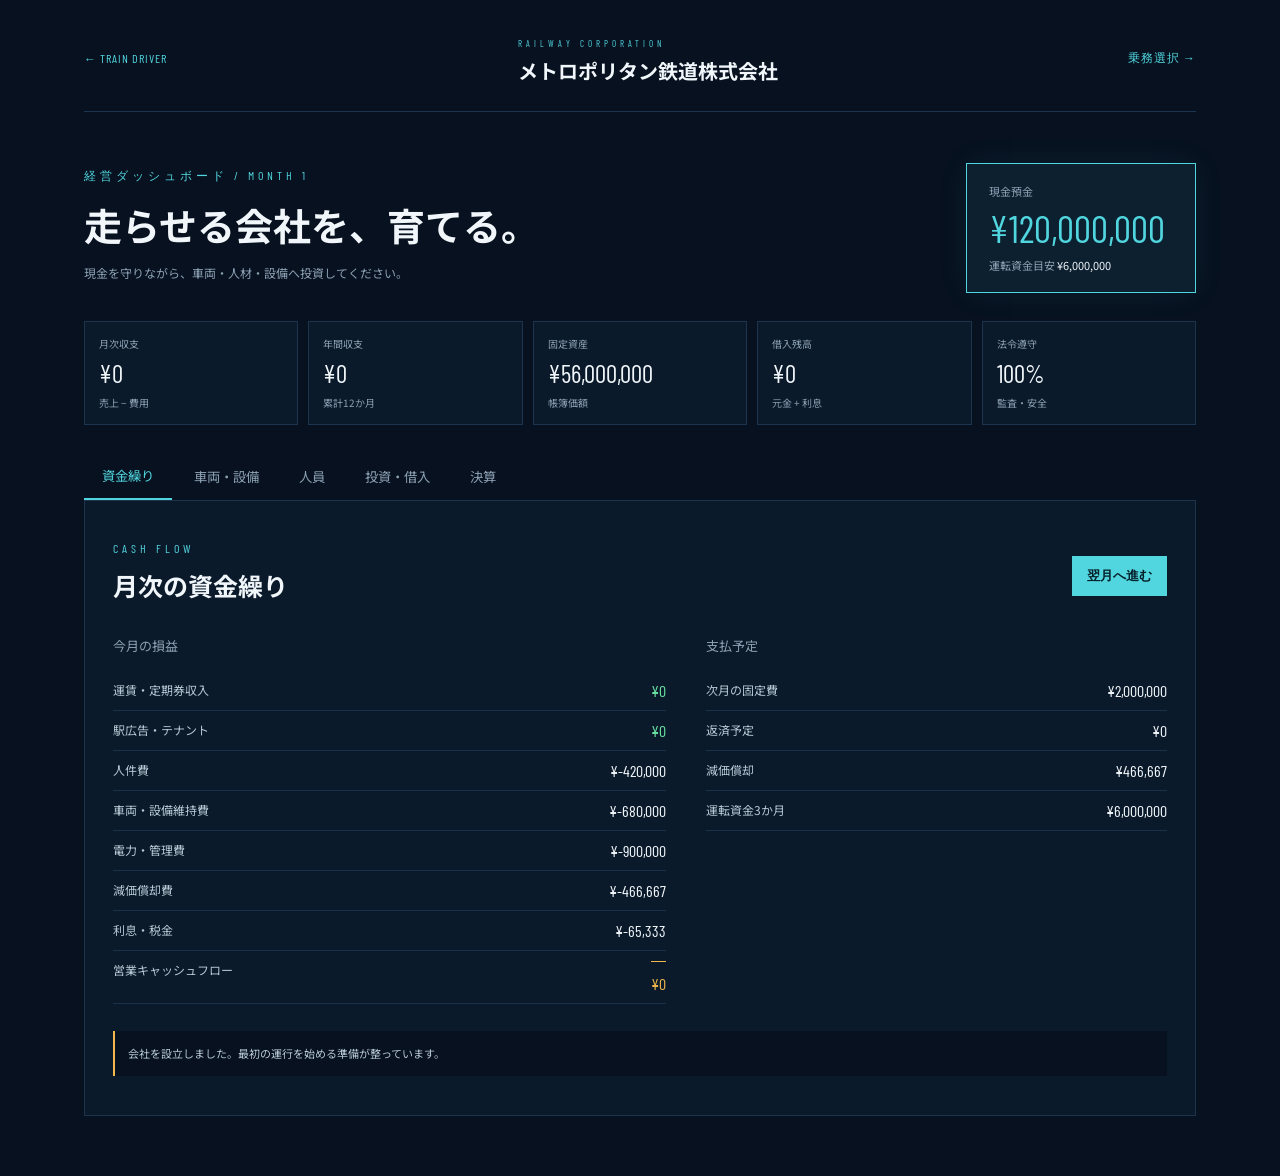
<file: company.html>
<!doctype html>
<html lang="ja">
<head><meta charset="UTF-8"><meta name="viewport" content="width=device-width,initial-scale=1"><title>会社経営 // TRAIN DRIVER</title><link rel="stylesheet" href="style.css"></head>
<body class="company-body">
<main class="company-page">
  <header class="company-head"><a href="index.html">← TRAIN DRIVER</a><div><span class="eyebrow">RAILWAY CORPORATION</span><h1 id="companyName">メトロポリタン鉄道株式会社</h1></div><a href="jobs.html">乗務選択 →</a></header>
  <section class="company-hero"><div><p class="eyebrow">経営ダッシュボード / MONTH <span id="monthLabel">1</span></p><h2>走らせる会社を、育てる。</h2><p>現金を守りながら、車両・人材・設備へ投資してください。</p></div><div class="cash-card"><span>現金預金</span><strong id="cash">—</strong><small>運転資金目安 <b id="workingCapital">—</b></small></div></section>
  <section class="finance-grid" aria-label="財務概要"><article><span>月次収支</span><strong id="monthlyProfit">—</strong><small>売上 − 費用</small></article><article><span>年間収支</span><strong id="annualProfit">—</strong><small>累計12か月</small></article><article><span>固定資産</span><strong id="assets">—</strong><small>帳簿価額</small></article><article><span>借入残高</span><strong id="debt">—</strong><small>元金 + 利息</small></article><article><span>法令遵守</span><strong id="compliance">—</strong><small>監査・安全</small></article></section>
  <nav class="company-tabs"><button class="tab active" data-panel="overview">資金繰り</button><button class="tab" data-panel="assetsPanel">車両・設備</button><button class="tab" data-panel="peoplePanel">人員</button><button class="tab" data-panel="investmentPanel">投資・借入</button><button class="tab" data-panel="closingPanel">決算</button></nav>
  <section id="overview" class="company-panel active"><div class="panel-heading"><div><p class="eyebrow">CASH FLOW</p><h2>月次の資金繰り</h2></div><button class="primary-action" data-action="advance">翌月へ進む</button></div><div class="ledger-grid"><div><h3>今月の損益</h3><dl id="monthlyLedger"></dl></div><div><h3>支払予定</h3><dl id="paymentsLedger"></dl></div></div><p id="companyNotice" class="company-notice">—</p></section>
  <section id="assetsPanel" class="company-panel"><div class="panel-heading"><div><p class="eyebrow">FLEET & FACILITIES</p><h2>車両・設備</h2></div><button class="primary-action" data-action="buyTrain">車両を購入</button></div><div id="assetList" class="management-list"></div></section>
  <section id="peoplePanel" class="company-panel"><div class="panel-heading"><div><p class="eyebrow">PEOPLE</p><h2>社員と運行体制</h2></div><button class="primary-action" data-action="hire">運転士を採用</button></div><div id="peopleList" class="management-list"></div></section>
  <section id="investmentPanel" class="company-panel"><div class="panel-heading"><div><p class="eyebrow">CAPITAL EXPENDITURE</p><h2>投資・借入</h2></div><button class="primary-action" data-action="invest">駅設備へ投資</button></div><div class="action-cards"><button data-action="loan">設備投資ローンを借りる<br><small>¥5,000,000 / 年利4.2% / 24か月</small></button><button data-action="invest">ホームドアを整備する<br><small>¥8,000,000 / 完成まで2か月</small></button></div><p class="company-notice">投資は固定資産として計上され、完成後に減価償却と維持費が発生します。</p></section>
  <section id="closingPanel" class="company-panel"><div class="panel-heading"><div><p class="eyebrow">ACCOUNTING</p><h2>決算・納税</h2></div><button class="primary-action" data-action="dividend">配当を実施</button></div><div id="closingSummary" class="closing-summary"></div><p class="company-notice">法人税は税引前利益の23%、固定資産税は固定資産の1.4%を年次で計上します。利益は内部留保して次の投資に使えます。</p></section>
</main><script type="module" src="finance.js"></script>
</body></html>
</file>
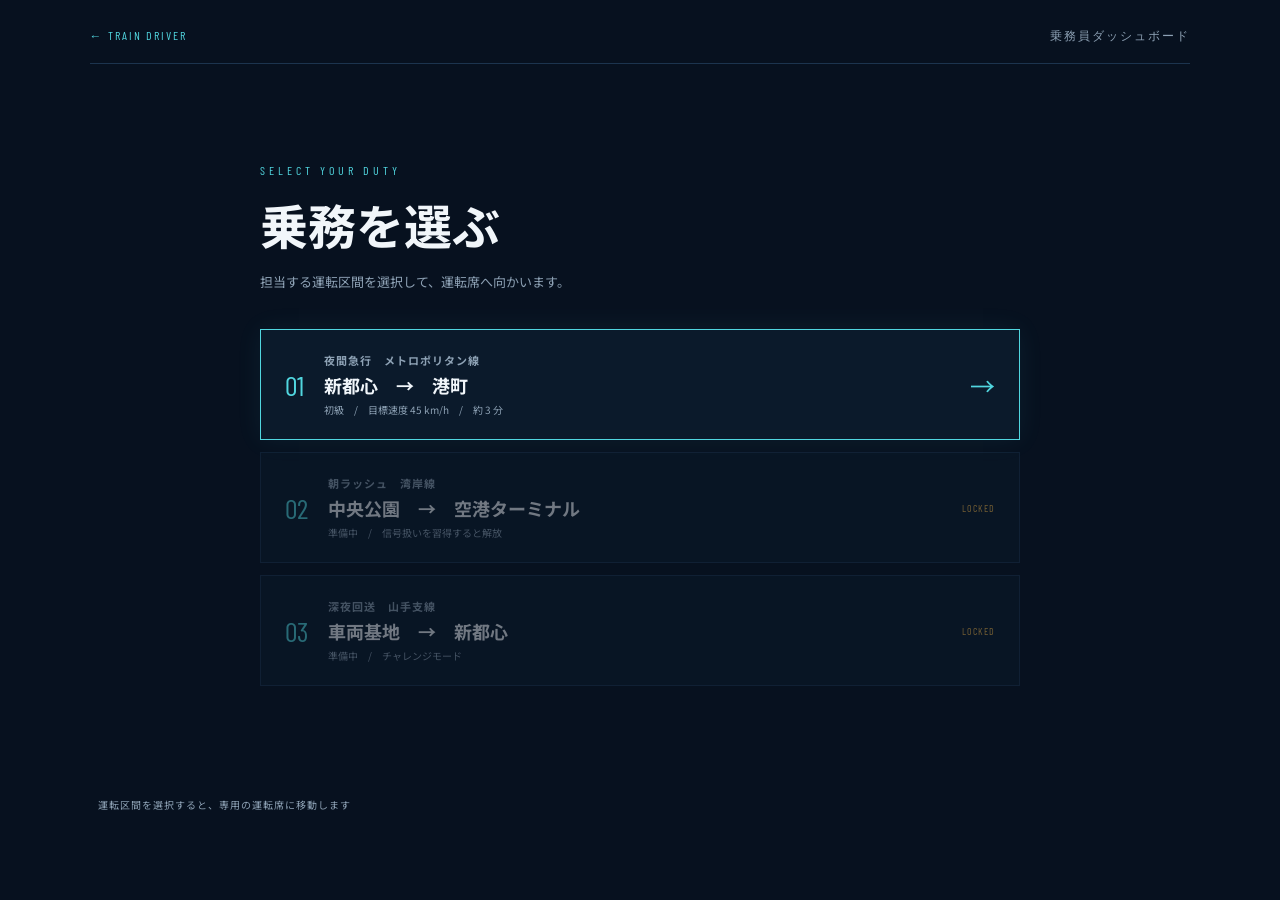
<file: jobs.html>
<!doctype html><html lang="ja"><head><meta charset="UTF-8"><meta name="viewport" content="width=device-width,initial-scale=1"><title>乗務選択 // TRAIN DRIVER</title><link rel="stylesheet" href="style.css"></head><body><main class="jobs-page"><div class="jobs-head"><a href="index.html">← TRAIN DRIVER</a><span>乗務員ダッシュボード</span></div><section class="jobs-content"><p class="eyebrow">SELECT YOUR DUTY</p><h1>乗務を選ぶ</h1><p class="jobs-lead">担当する運転区間を選択して、運転席へ向かいます。</p><div class="job-list"><a class="job-card selected" href="game.html"><span class="job-number">01</span><div><b>夜間急行　メトロポリタン線</b><strong>新都心　→　港町</strong><small>初級　/　目標速度 45 km/h　/　約 3 分</small></div><span class="job-arrow">→</span></a><div class="job-card locked"><span class="job-number">02</span><div><b>朝ラッシュ　湾岸線</b><strong>中央公園　→　空港ターミナル</strong><small>準備中　/　信号扱いを習得すると解放</small></div><span class="lock">LOCKED</span></div><div class="job-card locked"><span class="job-number">03</span><div><b>深夜回送　山手支線</b><strong>車両基地　→　新都心</strong><small>準備中　/　チャレンジモード</small></div><span class="lock">LOCKED</span></div></div></section><footer class="jobs-footer">運転区間を選択すると、専用の運転席に移動します</footer></main></body></html>
</file>
<file: style.css>
@import url('https://fonts.googleapis.com/css2?family=Barlow+Condensed:wght@400;500;600;700&family=Noto+Sans+JP:wght@400;700;900&display=swap');
:root{--bg:#07111f;--panel:#0c1a2b;--line:#1c344e;--text:#f1f6fa;--muted:#8da1b4;--cyan:#51d6df;--amber:#f2b84b;--red:#ff5b5b;--green:#6be4a4}*{box-sizing:border-box}body{margin:0;background:radial-gradient(circle at 50% -10%,#18314b 0,#07111f 55%);color:var(--text);font-family:'Noto Sans JP',sans-serif;min-height:100vh}.cab{max-width:1180px;margin:auto;padding:26px 34px 20px}.topbar{display:flex;align-items:center;justify-content:space-between;border-bottom:1px solid var(--line);padding-bottom:18px}.brand{display:flex;gap:13px;align-items:center}.brand-line{width:5px;height:36px;background:var(--cyan);box-shadow:0 0 15px #51d6df88}.brand p{font-family:'Barlow Condensed';letter-spacing:2px;font-size:26px;margin:0;font-weight:700}.brand small,.route span,footer,.clock span,.clock small{color:var(--muted);font-size:10px;letter-spacing:1px}.route{text-align:center}.route span{display:block}.route strong{font-size:14px}.sound{background:none;border:1px solid var(--line);color:var(--cyan);padding:9px 12px;font-size:10px;letter-spacing:1px}.view-panel{height:360px;margin-top:20px;position:relative;overflow:hidden;border:1px solid #29445f;background:#10243a}.sky{position:absolute;inset:0;background:linear-gradient(#0a1728 0%,#21405b 63%,#283e4a 64%,#152738 100%)}.moon{position:absolute;right:13%;top:48px;width:58px;height:58px;border-radius:50%;background:#e9f1ce;box-shadow:0 0 35px #d8edc477}.cloud{position:absolute;width:120px;height:8px;border-radius:9px;background:#37536a;opacity:.6}.cloud-a{top:95px;left:18%}.cloud-b{top:138px;right:24%;width:75px}.city{position:absolute;bottom:104px;left:0;right:0;height:125px;display:flex;align-items:flex-end;justify-content:center;gap:10px;opacity:.9}.city i{display:block;width:52px;background:#102334;position:relative}.city i:after{content:'▪ ▪\A ▪ ▪\A ▪ ▪';white-space:pre;position:absolute;top:12px;left:12px;color:#e5b95c99;font-size:11px;line-height:24px}.city i:nth-child(1){height:62px}.city i:nth-child(2){height:100px;width:76px}.city i:nth-child(3){height:76px;width:44px}.city i:nth-child(4){height:135px;width:92px}.city i:nth-child(5){height:86px}.city i:nth-child(6){height:118px;width:62px}.city i:nth-child(7){height:65px}.track{position:absolute;bottom:-4px;left:-10%;right:-10%;height:145px;background:linear-gradient(168deg,transparent 34%,#182b36 35%,#101b25 75%)}.rail{position:absolute;height:8px;background:#9ea8a9;bottom:48px;box-shadow:0 0 8px #fff5}.rail-left{left:17%;width:30%;transform:rotate(14deg)}.rail-right{right:17%;width:30%;transform:rotate(-14deg)}.sleeper{position:absolute;bottom:25px;width:18px;height:55px;background:#a17a54;transform:rotate(75deg)}.s1{left:29%}.s2{left:38%}.s3{left:48%}.s4{left:58%}.s5{left:68%}.signal{position:absolute;bottom:76px;left:17%;color:#c9d8dd;text-align:center;font:12px 'Barlow Condensed'}.signal:before{content:'';display:block;width:5px;height:72px;background:#111c25;margin-left:17px}.signal span{display:block;width:30px;height:30px;border:3px solid #1c2b35;border-radius:50%;background:var(--green);box-shadow:0 0 20px var(--green);position:absolute;top:-23px;left:4px}.signal small{display:block;background:#10202d;padding:2px 5px}.view-message{position:absolute;bottom:13px;left:50%;transform:translateX(-50%);font-size:11px;background:#07111dcc;color:#b7c7d0;padding:6px 13px;white-space:nowrap}.dashboard{display:grid;grid-template-columns:260px 1fr 190px;gap:22px;align-items:center;padding:22px 8px;border-bottom:1px solid var(--line)}.instrument,.info-card,.status-card,.clock{background:#0a1727;border:1px solid var(--line)}.speedometer{height:143px;padding:13px 18px;position:relative}.label{font:11px 'Barlow Condensed';letter-spacing:2px;color:var(--muted)}.speedometer strong{display:block;font-family:'Barlow Condensed';font-size:42px;line-height:1}.speedometer em{font-size:13px;font-style:normal;color:var(--muted);margin-left:6px}.speed-ring{position:absolute;right:17px;bottom:23px;width:80px;height:80px;border:3px solid #26445a;border-radius:50%;border-top-color:var(--cyan);transform:rotate(-45deg)}.speed-ring i{display:block;position:absolute;width:35px;height:2px;background:var(--cyan);top:37px;left:4px;transform-origin:right;transform:rotate(0);box-shadow:0 0 8px var(--cyan)}.speed-scale{display:flex;justify-content:space-between;width:205px;color:var(--muted);font:10px 'Barlow Condensed';margin-top:27px}.info-stack{display:grid;grid-template-columns:1fr 1fr 1.15fr;gap:9px}.info-card,.status-card{height:83px;padding:12px}.info-card span,.status-card small{display:block;color:var(--muted);font-size:10px}.info-card strong{display:block;font:23px 'Barlow Condensed';margin-top:5px}.info-card strong b{color:var(--cyan)}.progress,.station-line{height:3px;background:#213548;margin-top:12px}.progress i,.station-line i{display:block;width:58%;height:100%;background:var(--cyan);box-shadow:0 0 8px var(--cyan)}.station-line i{width:68%;background:var(--amber);box-shadow:0 0 8px var(--amber)}.status-card{padding-top:18px}.status-card span{display:inline-block;width:8px;height:8px;border-radius:50%;background:var(--green);box-shadow:0 0 8px var(--green);margin-right:6px}.status-card b{font-size:13px}.status-card small{margin:7px 0 0 15px}.clock{height:83px;padding:14px;text-align:right}.clock strong{display:block;font:25px 'Barlow Condensed';color:var(--amber);margin-top:5px}.controls{display:grid;grid-template-columns:1fr 250px 170px;gap:28px;align-items:center;padding:24px 8px 20px}.lever-label{display:flex;justify-content:space-between;font-size:11px;color:var(--muted)}.lever-label b{font:22px 'Barlow Condensed';color:var(--cyan)}.lever-track{height:43px;margin-top:10px;border:1px solid var(--line);background:#081321;display:flex;align-items:center;justify-content:space-around;position:relative}.lever-notch{background:none;border:0;color:#718496;font:13px 'Barlow Condensed';height:100%;z-index:1;cursor:pointer}.lever-notch.active{color:var(--cyan);font-weight:bold}.lever{position:absolute;left:50%;top:5px;width:2px;height:34px;background:var(--cyan);box-shadow:0 0 10px var(--cyan);transition:left .2s}.lever-panel p{font-size:10px;color:var(--muted);text-align:center;margin:7px 0}.action-panel{display:flex;gap:8px}.action-button{flex:1;height:70px;background:#102237;border:1px solid var(--line);color:var(--text);font-weight:bold;cursor:pointer}.action-button span{display:block;color:var(--cyan);font-size:18px}.action-button small{display:block;color:var(--muted);font-size:9px;margin-top:4px}.action-button:active{transform:translateY(2px);background:#183650}.emergency{border-color:#71343d}.emergency span{color:var(--red)}.start-button{height:70px;border:0;background:var(--cyan);color:#06202a;font-weight:900;letter-spacing:1px;cursor:pointer;box-shadow:0 0 25px #51d6df44}.start-button span{margin-right:7px}.start-button.active{background:var(--amber)}footer{display:flex;justify-content:space-between;padding:12px 8px}#score{color:var(--amber)}@media(max-width:800px){.cab{padding:18px 14px}.route{display:none}.view-panel{height:280px}.dashboard{grid-template-columns:190px 1fr;gap:10px}.clock{grid-column:1/-1;height:auto;text-align:left}.info-stack{grid-template-columns:1fr}.controls{grid-template-columns:1fr;gap:12px}.action-panel{max-width:none}.start-button{width:100%}.speedometer{height:143px}.view-message{font-size:9px}.brand p{font-size:22px}}
.view-panel{isolation:isolate}.view-panel:before{content:'';position:absolute;inset:0;z-index:1;pointer-events:none;background:linear-gradient(90deg,#07111f44,transparent 35%,transparent 65%,#07111f44),linear-gradient(0deg,#07111f99,transparent 30%)}#threeCanvas{display:block;width:100%;height:100%}.three-badge{position:absolute;z-index:2;top:14px;left:16px;background:#07111fcc;border:1px solid #31516d;color:#b5cbd7;padding:6px 9px;font:10px 'Barlow Condensed';letter-spacing:1.5px}.three-badge span{color:var(--cyan);margin-left:8px}
.screen{min-height:100vh}.title-screen{position:relative;overflow:hidden;background:radial-gradient(circle at 70% 45%,#1b3d56 0,#0a1b2d 35%,#050b14 78%);display:grid;place-items:center}.title-grid{position:absolute;inset:0;opacity:.18;background:linear-gradient(115deg,transparent 48%,#51d6df 49%,transparent 50%),linear-gradient(0deg,transparent 49%,#51d6df 50%,transparent 51%);background-size:180px 100%,100% 90px;transform:perspective(350px) rotateX(58deg) scale(2);transform-origin:bottom}.title-content{position:relative;width:min(560px,90vw);z-index:1}.eyebrow{color:var(--cyan);font:12px 'Barlow Condensed';letter-spacing:4px}.title-content h1{font:700 clamp(80px,14vw,150px)/.72 'Barlow Condensed';letter-spacing:5px;margin:32px 0 22px;text-shadow:0 0 35px #51d6df44}.title-content h1 span{color:var(--cyan)}.title-jp{font-size:16px;letter-spacing:5px;color:#c5d5df}.route-card{border-left:2px solid var(--amber);background:#07111fcc;padding:18px 20px;margin:46px 0 25px}.route-card span,.route-card small{display:block;color:var(--muted);font-size:10px;letter-spacing:1px}.route-card strong{display:block;font-size:19px;margin:6px 0}.title-button{background:var(--cyan);border:0;padding:18px 28px;width:230px;font-weight:900;font-size:15px;cursor:pointer;box-shadow:0 0 35px #51d6df55}.title-button span{float:right;font-size:21px}.title-help{color:var(--muted);font-size:10px;margin-top:30px}.title-footer{position:absolute;bottom:25px;left:5%;right:5%;display:flex;justify-content:space-between;color:#688093;font:10px 'Barlow Condensed';letter-spacing:2px}.game-screen{position:relative;height:100vh;min-height:600px;background:#071321;overflow:hidden}.game-screen #threeCanvas{position:absolute;inset:0;width:100%;height:100%}.vignette{position:absolute;inset:0;pointer-events:none;background:radial-gradient(ellipse at center,transparent 45%,#02070dcc 100%)}.game-hud,.hud-stats,.hud-message,.cab-controls,.game-bottom{position:absolute;z-index:2}.game-hud{top:0;left:0;right:0;padding:20px 28px;display:flex;justify-content:space-between;align-items:center;background:linear-gradient(#07111fcc,transparent)}.hud-brand{font:16px 'Barlow Condensed';letter-spacing:2px}.hud-brand i{display:inline-block;width:4px;height:18px;background:var(--cyan);vertical-align:middle;margin-right:9px}.hud-route{font-size:12px;color:#c7d8df}.sound{background:#07111dcc;border:1px solid #466078;color:var(--cyan);padding:8px 11px;font-size:10px}.hud-stats{top:75px;left:28px;display:flex;gap:10px}.hud-stats>div{background:#07111dcc;border:1px solid #29455b;padding:9px 13px;min-width:94px}.hud-stats span{display:block;color:var(--muted);font:10px 'Barlow Condensed';letter-spacing:1px}.hud-stats strong{font:26px 'Barlow Condensed';color:var(--text);margin-right:4px}.hud-stats small{font-size:10px;color:var(--muted)}.hud-message{top:150px;left:50%;transform:translateX(-50%);padding:7px 16px;color:#cad8df;background:#07111dcc;font-size:11px;white-space:nowrap}.cab-controls{bottom:65px;left:50%;transform:translateX(-50%);width:min(720px,90vw);display:flex;align-items:end;gap:10px;padding:13px;background:#07111ddd;border:1px solid #29455b}.lever-panel{flex:1}.lever-label{display:flex;justify-content:space-between;color:var(--muted);font-size:10px}.lever-label b{color:var(--cyan);font:20px 'Barlow Condensed'}.lever-track{display:flex;height:36px;position:relative;background:#0a1a2a;border:1px solid #28455d;justify-content:space-around;align-items:center;margin-top:4px}.lever-notch{height:100%;border:0;background:transparent;color:#8698a5;font:11px 'Barlow Condensed';z-index:1;cursor:pointer}.lever-notch.active{color:var(--cyan)}.lever{position:absolute;top:4px;bottom:4px;width:2px;background:var(--cyan);box-shadow:0 0 10px var(--cyan);transition:left .2s}.lever-panel p{margin:4px;text-align:center;color:var(--muted);font-size:9px}.action-button{height:56px;padding:0 15px;background:#102237;border:1px solid #29455b;color:var(--text);font-size:12px;cursor:pointer}.action-button small{display:block;color:var(--muted);font-size:8px}.emergency{border-color:#71343d;color:#ff7b7b}.game-bottom{bottom:17px;left:28px;right:28px;display:flex;align-items:center;justify-content:space-between;color:var(--muted);font-size:11px}.start-button{height:38px;width:155px;background:var(--cyan);border:0;font-weight:900;cursor:pointer}.start-button.active{background:var(--amber)}.exit-button{background:transparent;border:1px solid #466078;color:#a6bac7;padding:9px 13px;font-size:10px;cursor:pointer}.game-bottom #status{color:var(--green)}.game-bottom #score{color:var(--amber)}
@media(max-width:700px){.game-hud{padding:14px}.hud-route{display:none}.hud-stats{top:62px;left:14px;gap:4px}.hud-stats>div{min-width:0;padding:7px 8px}.hud-stats strong{font-size:20px}.hud-message{top:128px;font-size:9px}.cab-controls{bottom:60px;width:calc(100% - 20px);flex-wrap:wrap}.lever-panel{flex-basis:100%}.action-button{flex:1}.game-bottom{left:14px;right:14px}.game-bottom #score{display:none}.title-footer{font-size:8px}.title-content h1{font-size:88px}}
 #threeCanvas{cursor:crosshair}#threeCanvas:active{cursor:pointer}
 .jobs-page{min-height:100vh;background:#07111f;padding:28px 7%;color:var(--text)}.jobs-head{display:flex;justify-content:space-between;border-bottom:1px solid var(--line);padding-bottom:18px;color:var(--muted);font:12px 'Barlow Condensed';letter-spacing:2px}.jobs-head a{color:var(--cyan);text-decoration:none}.jobs-content{max-width:760px;margin:11vh auto}.jobs-content h1{font-size:48px;margin:12px 0}.jobs-lead{color:var(--muted);font-size:13px;margin-bottom:38px}.job-list{display:grid;gap:12px}.job-card{display:flex;align-items:center;gap:20px;padding:22px 24px;background:#0b1a2b;border:1px solid var(--line);color:var(--text);text-decoration:none}.job-card.selected{border-color:var(--cyan);box-shadow:0 0 25px #51d6df12}.job-card.selected:hover{background:#10283c}.job-card.locked{opacity:.45}.job-number{font:28px 'Barlow Condensed';color:var(--cyan)}.job-card b,.job-card strong,.job-card small{display:block}.job-card b{font-size:11px;color:var(--muted);letter-spacing:1px}.job-card strong{font-size:18px;margin:4px 0}.job-card small{font-size:10px;color:var(--muted)}.job-arrow{margin-left:auto;font-size:25px;color:var(--cyan)}.lock{margin-left:auto;font:10px 'Barlow Condensed';color:var(--amber);letter-spacing:1px}.jobs-footer{text-align:center;color:var(--muted);font-size:10px;letter-spacing:1px}@media(max-width:600px){.jobs-page{padding:20px 16px}.jobs-content{margin:16vh auto}.jobs-content h1{font-size:38px}.job-card{padding:18px 14px;gap:12px}.job-card strong{font-size:15px}.jobs-head span{display:none}}
 .title-button{display:inline-block;text-decoration:none;color:#06202a;text-align:left}
.secondary-title-button{margin-left:8px;background:#10283c;color:var(--cyan);border:1px solid var(--cyan);width:230px}.secondary-title-button span{float:right}.company-body{background:#07111f}.company-page{max-width:1180px;margin:auto;padding:28px 34px 60px}.company-head{display:flex;align-items:center;justify-content:space-between;border-bottom:1px solid var(--line);padding-bottom:22px}.company-head a{color:var(--cyan);text-decoration:none;font:12px 'Barlow Condensed';letter-spacing:1px}.company-head h1{font-size:20px;text-align:center;margin:4px 0}.company-head .eyebrow{margin:0;text-align:center;font-size:9px}.company-hero{display:flex;justify-content:space-between;align-items:end;padding:44px 0 28px}.company-hero h2{font-size:38px;margin:8px 0}.company-hero p:not(.eyebrow){color:var(--muted);font-size:12px}.cash-card{min-width:230px;padding:19px 22px;background:#0c2030;border:1px solid var(--cyan);box-shadow:0 0 30px #51d6df12}.cash-card span,.cash-card small{display:block;color:var(--muted);font-size:11px}.cash-card strong{display:block;color:var(--cyan);font:38px 'Barlow Condensed';margin:6px 0}.cash-card b{color:var(--text);font-weight:400}.finance-grid{display:grid;grid-template-columns:repeat(5,1fr);gap:10px}.finance-grid article{background:#0b1a2b;border:1px solid var(--line);padding:14px}.finance-grid span,.finance-grid small{display:block;color:var(--muted);font-size:10px}.finance-grid strong{display:block;font:25px 'Barlow Condensed';margin:7px 0}.company-tabs{display:flex;gap:4px;margin:28px 0 0;border-bottom:1px solid var(--line)}.tab{background:none;border:0;color:var(--muted);padding:13px 18px;cursor:pointer;font-family:inherit}.tab.active{color:var(--cyan);border-bottom:2px solid var(--cyan)}.company-panel{display:none;background:#0b1a2b;border:1px solid var(--line);border-top:0;padding:28px}.company-panel.active{display:block}.panel-heading{display:flex;align-items:center;justify-content:space-between}.panel-heading h2{margin:5px 0 20px;font-size:25px}.primary-action{background:var(--cyan);border:0;color:#06202a;padding:11px 15px;font-weight:bold;cursor:pointer}.ledger-grid{display:grid;grid-template-columns:1.2fr 1fr;gap:40px}.ledger-grid h3{font-size:13px;color:var(--muted);font-weight:400}.ledger-row{display:flex;justify-content:space-between;border-bottom:1px solid #193149;padding:10px 0}.ledger-row dt{color:#b6c8d3;font-size:12px}.ledger-row dd{margin:0;font:16px 'Barlow Condensed'}.ledger-row .positive{color:var(--green)}.ledger-row .total{color:var(--amber);border-top:1px solid var(--amber);padding-top:12px}.company-notice{border-left:2px solid var(--amber);background:#07111f;padding:13px;color:#b6c8d3;font-size:11px;line-height:1.7}.management-list{display:grid;gap:8px}.management-row{display:flex;align-items:center;justify-content:space-between;gap:18px;background:#07111f;border:1px solid var(--line);padding:14px}.management-row b,.management-row small{display:block}.management-row small{color:var(--muted);font-size:10px;margin-top:5px}.management-row strong{font:20px 'Barlow Condensed';color:var(--cyan);white-space:nowrap}.management-row button{background:#10283c;border:1px solid var(--line);color:var(--cyan);padding:8px;cursor:pointer}.action-cards{display:grid;grid-template-columns:1fr 1fr;gap:12px}.action-cards button{background:#102237;border:1px solid var(--line);color:var(--text);padding:20px;text-align:left;cursor:pointer;font-weight:bold}.action-cards button:hover{border-color:var(--cyan)}.action-cards small{display:block;color:var(--muted);font-weight:400;margin-top:8px}.closing-summary{display:grid;grid-template-columns:repeat(4,1fr);gap:10px;margin-bottom:20px}.closing-summary div{background:#07111f;border:1px solid var(--line);padding:16px}.closing-summary span{display:block;color:var(--muted);font-size:10px}.closing-summary strong{display:block;font:24px 'Barlow Condensed';color:var(--cyan);margin-top:6px}
@media(max-width:800px){.company-page{padding:20px 14px}.company-hero{display:block;padding-top:30px}.cash-card{margin-top:20px}.finance-grid{grid-template-columns:repeat(2,1fr)}.finance-grid article:last-child{grid-column:span 2}.company-tabs{overflow:auto}.tab{white-space:nowrap;padding:12px 13px}.ledger-grid,.action-cards,.closing-summary{grid-template-columns:1fr}.company-head h1{font-size:15px}.company-head a:last-child{display:none}.company-hero h2{font-size:30px}.management-row{flex-wrap:wrap}}
 .text-button{background:none;border:0;color:var(--cyan);font:12px 'Barlow Condensed';letter-spacing:2px;cursor:pointer}.job-card{font-family:inherit;text-align:left;cursor:pointer;width:100%}.job-card.locked{cursor:default}
 .hud-actions{display:flex;gap:8px}.settings-panel{position:absolute;z-index:5;top:72px;right:28px;width:285px;padding:18px;background:#07111fee;border:1px solid #4e7183;box-shadow:0 15px 40px #0008;color:var(--text)}.settings-title{display:flex;justify-content:space-between;align-items:center;color:var(--cyan);font-size:16px}.settings-title button{background:none;border:0;color:#b5cbd7;font-size:22px;cursor:pointer}.settings-panel p{font-size:10px;color:var(--muted);line-height:1.6;margin:10px 0 18px}.settings-panel label{display:block;font-size:11px;color:#c5d5df;margin:13px 0}.settings-panel output{float:right;color:var(--cyan);font-family:'Barlow Condensed';font-size:16px}.settings-panel input{display:block;width:100%;accent-color:var(--cyan);margin-top:7px}.settings-actions{display:flex;gap:8px;margin-top:18px}.settings-actions button{flex:1;padding:9px;border:1px solid #456679;background:#102536;color:#d5e3e8;cursor:pointer;font-size:11px}.settings-actions button:last-child{background:var(--cyan);color:#06202a;border-color:var(--cyan);font-weight:bold}@media(max-width:700px){.settings-panel{top:60px;right:12px;width:calc(100% - 24px)}.hud-actions{gap:4px}.hud-actions .sound{padding:7px 6px;font-size:9px}}
</file>
